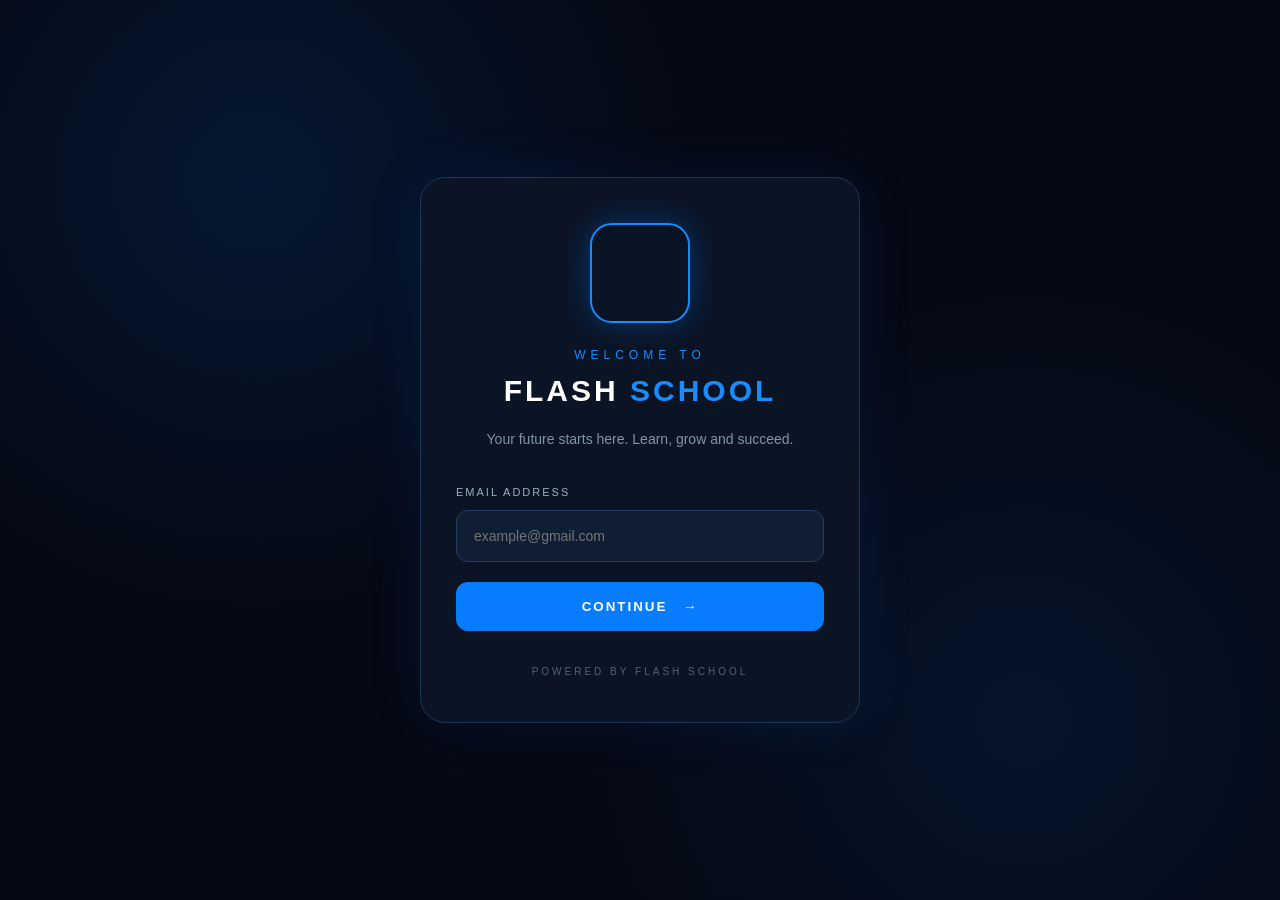
<file: index.html>
<!DOCTYPE html>
<html lang="uz">
<head>
    <meta charset="UTF-8">
    <meta name="viewport" content="width=device-width, initial-scale=1.0">
    <title>FLASH SCHOOL | Login</title>
    <link rel="stylesheet" href="index.css">
</head>
<body>

    <div class="loader">
        <div class="logo">FS</div>
        <h1>FLASH <span>SCHOOL</span></h1>
        <div class="loading-bar"><div></div></div>
        <p>PLATFORM IS LOADING...</p>
    </div>

    <main class="login">
        <div class="login-card">
            <div class="logo"></div>
            <p class="welcome">WELCOME TO</p>
            <h1>FLASH <span>SCHOOL</span></h1>
            <p class="description">
                Your future starts here. Learn, grow and succeed.
            </p>

            <form action="home.html" method="get">
                <label for="email">EMAIL ADDRESS</label>
                <input type="email" id="email" name="email"
                       placeholder="example@gmail.com" required>

                <button type="submit">CONTINUE <span>→</span></button>
            </form>

            <p class="footer">POWERED BY FLASH SCHOOL</p>
        </div>
    </main>

</body>
</html>
</file>
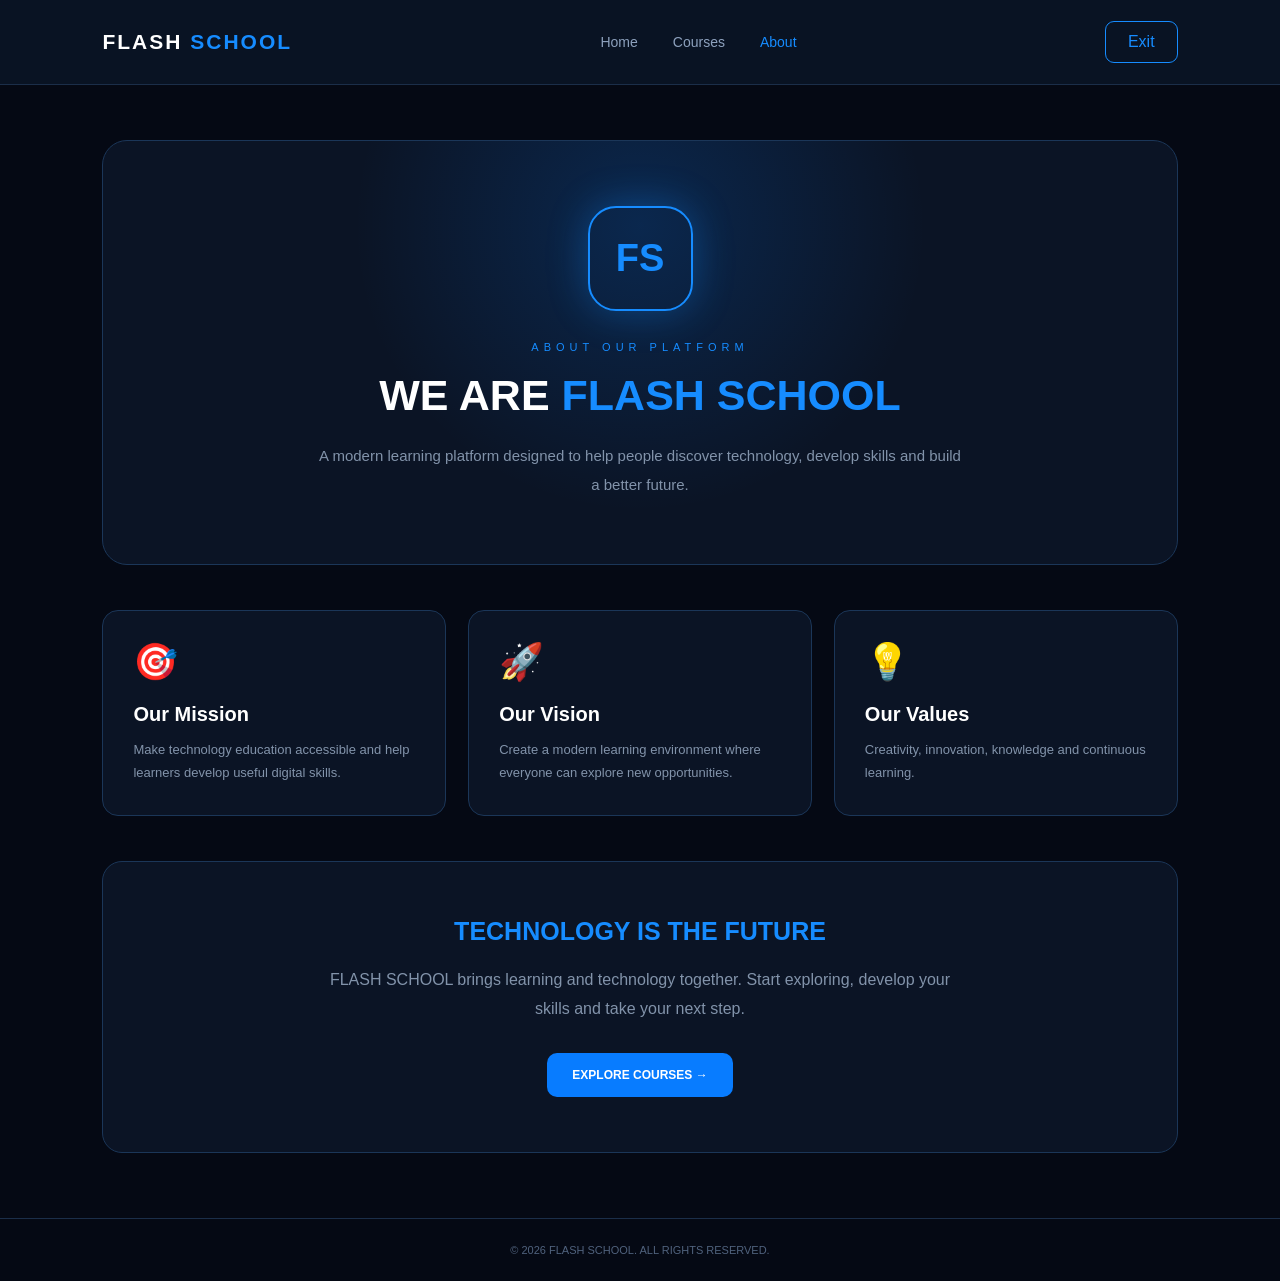
<file: about.html>
<!DOCTYPE html>
<html lang="uz">
<head>
    <meta charset="UTF-8">
    <meta name="viewport" content="width=device-width, initial-scale=1.0">
    <title>FLASH SCHOOL | About</title>
    <link rel="stylesheet" href="about.css">
</head>
<body>

<header class="navbar">
    <a href="home.html" class="brand">FLASH <span>SCHOOL</span></a>

    <nav>
        <a href="home.html">Home</a>
        <a href="courses.html">Courses</a>
        <a class="active" href="about.html">About</a>
    </nav>

    <a href="index.html" class="logout">Exit</a>
</header>

<main class="container">

    <section class="about-hero">
        <div class="logo-big">FS</div>
        <p class="tag">ABOUT OUR PLATFORM</p>
        <h1>WE ARE <span>FLASH SCHOOL</span></h1>
        <p>
            A modern learning platform designed to help people
            discover technology, develop skills and build a better future.
        </p>
    </section>

    <section class="mission">
        <div class="mission-card">
            <span>🎯</span>
            <h2>Our Mission</h2>
            <p>
                Make technology education accessible and help learners
                develop useful digital skills.
            </p>
        </div>

        <div class="mission-card">
            <span>🚀</span>
            <h2>Our Vision</h2>
            <p>
                Create a modern learning environment where everyone
                can explore new opportunities.
            </p>
        </div>

        <div class="mission-card">
            <span>💡</span>
            <h2>Our Values</h2>
            <p>
                Creativity, innovation, knowledge and continuous learning.
            </p>
        </div>
    </section>

    <section class="technology">
        <h2>TECHNOLOGY IS THE FUTURE</h2>
        <p>
            FLASH SCHOOL brings learning and technology together.
            Start exploring, develop your skills and take your next step.
        </p>
        <a href="courses.html">EXPLORE COURSES →</a>
    </section>

</main>

<footer>© 2026 FLASH SCHOOL. ALL RIGHTS RESERVED.</footer>

</body>
</html>
</file>
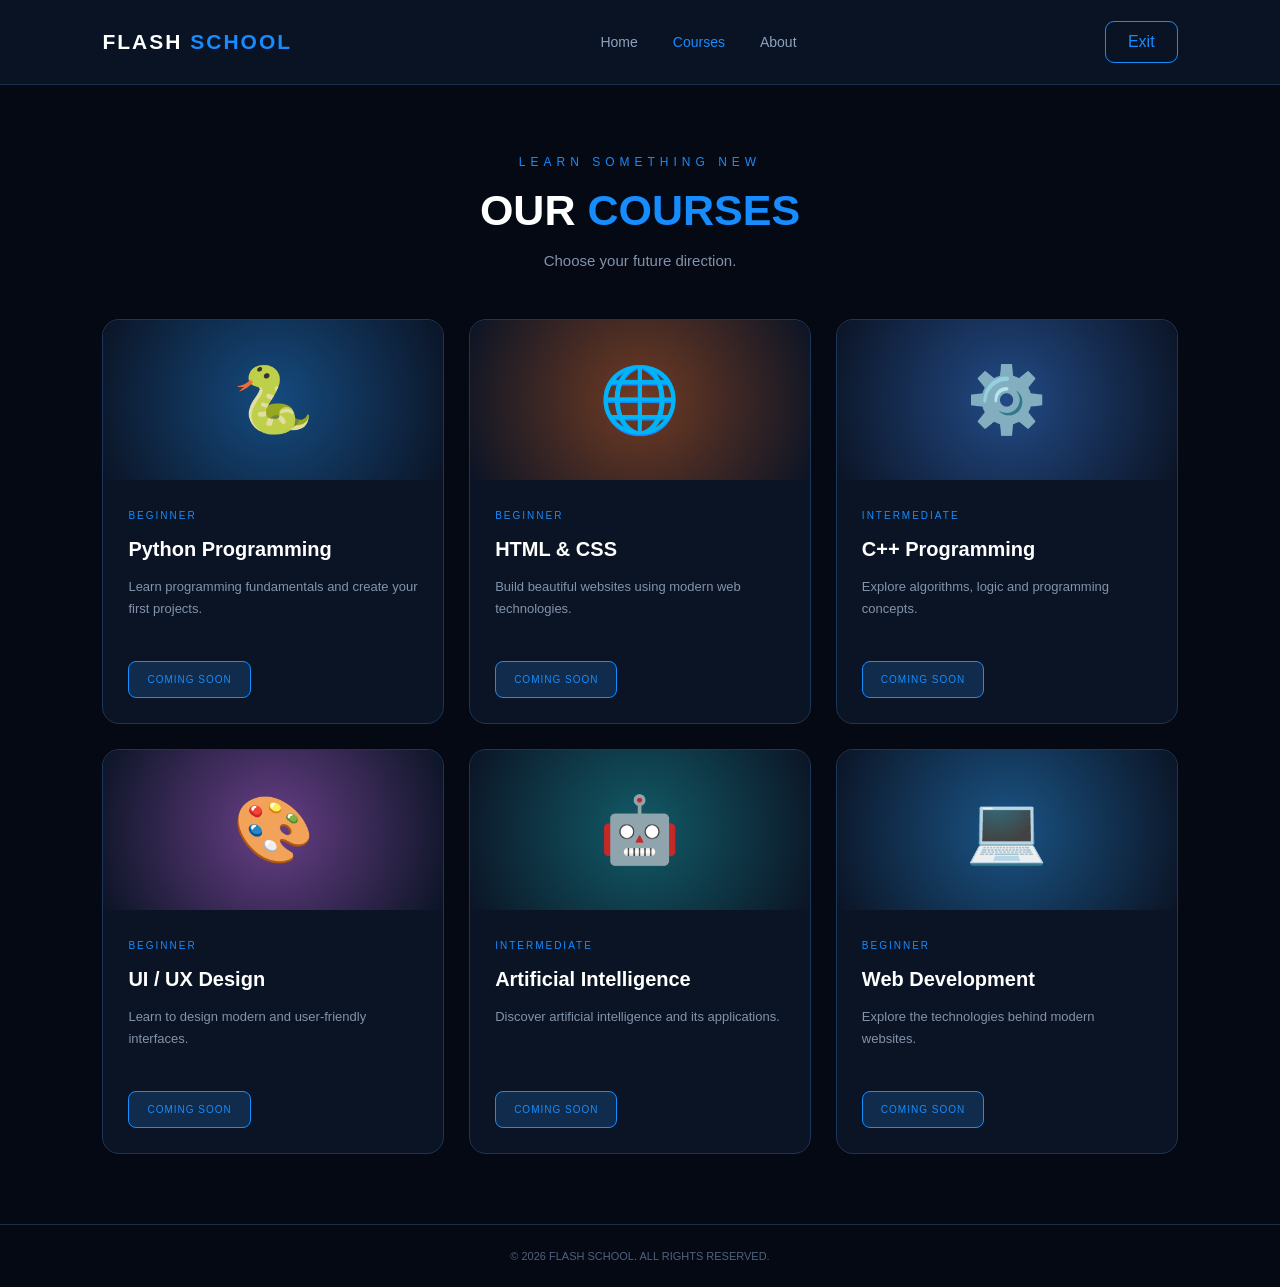
<file: courses.html>
<!DOCTYPE html>
<html lang="uz">
<head>
    <meta charset="UTF-8">
    <meta name="viewport" content="width=device-width, initial-scale=1.0">
    <title>FLASH SCHOOL | Courses</title>
    <link rel="stylesheet" href="courses.css">
</head>
<body>

<header class="navbar">
    <a href="home.html" class="brand">FLASH <span>SCHOOL</span></a>
    <nav>
        <a href="home.html">Home</a>
        <a class="active" href="courses.html">Courses</a>
        <a href="about.html">About</a>
    </nav>
    <a href="index.html" class="logout">Exit</a>
</header>

<main class="container">

    <section class="heading">
        <p>LEARN SOMETHING NEW</p>
        <h1>OUR <span>COURSES</span></h1>
        <h3>Choose your future direction.</h3>
    </section>

    <section class="course-grid">

        <article class="course-card">
            <div class="course-image python">🐍</div>
            <div class="course-info">
                <span class="level">BEGINNER</span>
                <h2>Python Programming</h2>
                <p>Learn programming fundamentals and create your first projects.</p>
                <a href="#" class="course-btn">COMING SOON</a>
            </div>
        </article>

        <article class="course-card">
            <div class="course-image html">🌐</div>
            <div class="course-info">
                <span class="level">BEGINNER</span>
                <h2>HTML & CSS</h2>
                <p>Build beautiful websites using modern web technologies.</p>
                <a href="#" class="course-btn">COMING SOON</a>
            </div>
        </article>

        <article class="course-card">
            <div class="course-image cpp">⚙️</div>
            <div class="course-info">
                <span class="level">INTERMEDIATE</span>
                <h2>C++ Programming</h2>
                <p>Explore algorithms, logic and programming concepts.</p>
                <a href="#" class="course-btn">COMING SOON</a>
            </div>
        </article>

        <article class="course-card">
            <div class="course-image design">🎨</div>
            <div class="course-info">
                <span class="level">BEGINNER</span>
                <h2>UI / UX Design</h2>
                <p>Learn to design modern and user-friendly interfaces.</p>
                <a href="#" class="course-btn">COMING SOON</a>
            </div>
        </article>

        <article class="course-card">
            <div class="course-image ai">🤖</div>
            <div class="course-info">
                <span class="level">INTERMEDIATE</span>
                <h2>Artificial Intelligence</h2>
                <p>Discover artificial intelligence and its applications.</p>
                <a href="#" class="course-btn">COMING SOON</a>
            </div>
        </article>

        <article class="course-card">
            <div class="course-image web">💻</div>
            <div class="course-info">
                <span class="level">BEGINNER</span>
                <h2>Web Development</h2>
                <p>Explore the technologies behind modern websites.</p>
                <a href="#" class="course-btn">COMING SOON</a>
            </div>
        </article>

    </section>

</main>

<footer>© 2026 FLASH SCHOOL. ALL RIGHTS RESERVED.</footer>

</body>
</html>
</file>
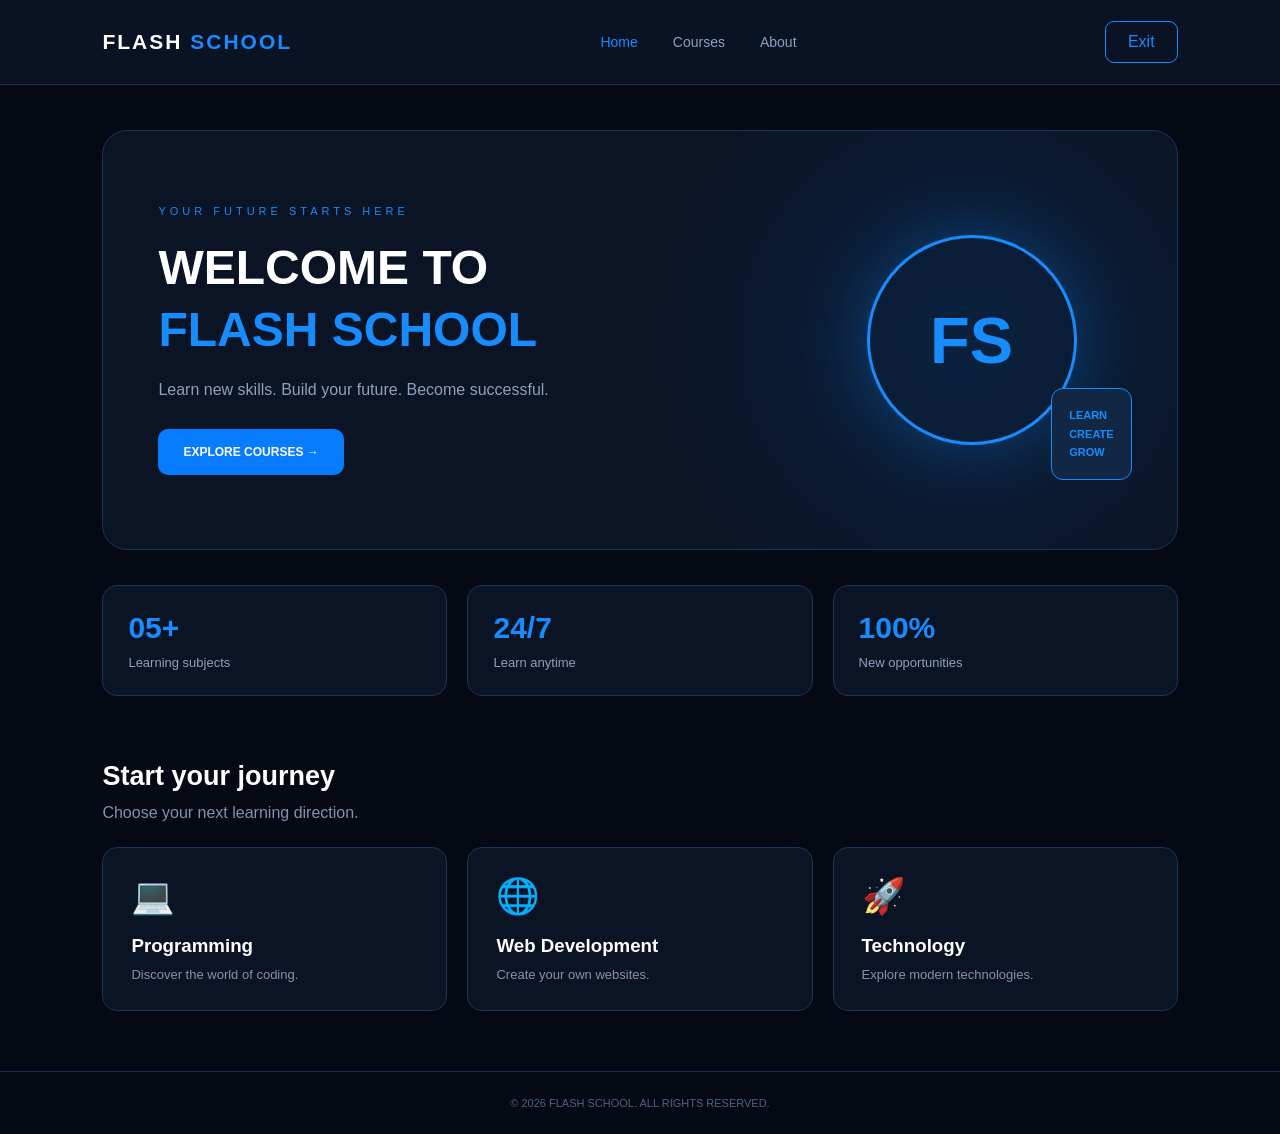
<file: home.html>
<!DOCTYPE html>
<html lang="uz">
<head>
    <meta charset="UTF-8">
    <meta name="viewport" content="width=device-width, initial-scale=1.0">
    <title>FLASH SCHOOL | Home</title>
    <link rel="stylesheet" href="home.css">
</head>
<body>

<header class="navbar">
    <a href="home.html" class="brand">FLASH <span>SCHOOL</span></a>

    <nav>
        <a class="active" href="home.html">Home</a>
        <a href="courses.html">Courses</a>
        <a href="about.html">About</a>
    </nav>

    <a href="index.html" class="logout">Exit</a>
</header>

<main class="container">

    <section class="hero">
        <div class="hero-text">
            <p class="tag">YOUR FUTURE STARTS HERE</p>
            <h1>WELCOME TO<br><span>FLASH SCHOOL</span></h1>
            <p>Learn new skills. Build your future. Become successful.</p>
            <a href="courses.html" class="main-btn">EXPLORE COURSES →</a>
        </div>

        <div class="hero-art">
            <div class="circle">FS</div>
            <div class="floating">LEARN<br>CREATE<br>GROW</div>
        </div>
    </section>

    <section class="stats">
        <div class="stat-card">
            <h2>05+</h2>
            <p>Learning subjects</p>
        </div>
        <div class="stat-card">
            <h2>24/7</h2>
            <p>Learn anytime</p>
        </div>
        <div class="stat-card">
            <h2>100%</h2>
            <p>New opportunities</p>
        </div>
    </section>

    <section class="featured">
        <h2>Start your journey</h2>
        <p>Choose your next learning direction.</p>

        <div class="cards">
            <a href="courses.html" class="card">
                <span>💻</span>
                <h3>Programming</h3>
                <p>Discover the world of coding.</p>
            </a>

            <a href="courses.html" class="card">
                <span>🌐</span>
                <h3>Web Development</h3>
                <p>Create your own websites.</p>
            </a>

            <a href="courses.html" class="card">
                <span>🚀</span>
                <h3>Technology</h3>
                <p>Explore modern technologies.</p>
            </a>
        </div>
    </section>

</main>

<footer>© 2026 FLASH SCHOOL. ALL RIGHTS RESERVED.</footer>

</body>
</html>
</file>
<file: index.css>
* {
    margin: 0;
    padding: 0;
    box-sizing: border-box;
}

body {
    font-family: Arial, sans-serif;
    background: #050914;
    color: white;
    min-height: 100vh;
    overflow: hidden;
}

.logo {
    width: 75px;
    height: 75px;
    border: 2px solid #168cff;
    border-radius: 22px;
    display: flex;
    align-items: center;
    justify-content: center;
    font-size: 27px;
    font-weight: bold;
    color: #168cff;
    box-shadow: 0 0 30px #087bff55;
    margin: 0 auto 25px;
}

h1 {
    font-size: 30px;
    letter-spacing: 3px;
}

h1 span {
    color: #168cff;
}

.loader {
    position: fixed;
    inset: 0;
    z-index: 10;
    background: #050914;
    display: flex;
    flex-direction: column;
    align-items: center;
    justify-content: center;
    animation: hide 0.7s ease 3.5s forwards;
}

.loading-bar {
    width: 220px;
    height: 5px;
    background: #18253b;
    border-radius: 20px;
    margin-top: 35px;
    overflow: hidden;
}

.loading-bar div {
    width: 0;
    height: 100%;
    background: #168cff;
    box-shadow: 0 0 15px #168cff;
    animation: loading 3.5s forwards;
}

.loader p {
    color: #7d91ad;
    margin-top: 15px;
    font-size: 11px;
    letter-spacing: 3px;
}

.login {
    min-height: 100vh;
    display: flex;
    align-items: center;
    justify-content: center;
    padding: 20px;
    background:
    radial-gradient(circle at 20% 20%, #07346a55, transparent 35%),
    radial-gradient(circle at 80% 80%, #082b5555, transparent 35%),
    #050914;
    opacity: 0;
    visibility: hidden;
    animation: show 0.8s ease 3.5s forwards;
}

.login-card {
    width: 100%;
    max-width: 440px;
    padding: 45px 35px;
    text-align: center;
    background: #0b1425;
    border: 1px solid #1b3658;
    border-radius: 25px;
    box-shadow: 0 0 60px #006eff18;
}

.welcome {
    color: #168cff;
    font-size: 12px;
    letter-spacing: 5px;
    margin-bottom: 12px;
}

.description {
    color: #8293aa;
    font-size: 14px;
    line-height: 1.7;
    margin: 20px 0 35px;
}

label {
    display: block;
    text-align: left;
    color: #9aacc5;
    font-size: 11px;
    letter-spacing: 2px;
    margin-bottom: 12px;
}

input {
    width: 100%;
    padding: 17px;
    background: #101e33;
    border: 1px solid #263d5e;
    border-radius: 12px;
    outline: none;
    color: white;
    font-size: 14px;
}

input:focus {
    border-color: #168cff;
    box-shadow: 0 0 15px #168cff33;
}

button {
    width: 100%;
    padding: 17px;
    margin-top: 20px;
    background: #087cff;
    border: none;
    border-radius: 12px;
    color: white;
    font-weight: bold;
    cursor: pointer;
    letter-spacing: 2px;
    transition: 0.3s;
}

button:hover {
    background: #2994ff;
    box-shadow: 0 0 25px #168cff77;
    transform: translateY(-3px);
}

button span {
    margin-left: 10px;
}

.footer {
    margin-top: 35px;
    color: #50627d;
    font-size: 10px;
    letter-spacing: 3px;
}

@keyframes loading {
    to { width: 100%; }
}

@keyframes hide {
    to {
        opacity: 0;
        visibility: hidden;
    }
}

@keyframes show {
    to {
        opacity: 1;
        visibility: visible;
    }
}

@media(max-width: 480px) {
    .login-card {
        padding: 35px 22px;
    }
}
.logo {
    width: 100px;
    height: 100px;
    object-fit: contain;
}
</file>
<file: about.css>
* {
    margin: 0;
    padding: 0;
    box-sizing: border-box;
}

body {
    background: #050914;
    color: white;
    font-family: Arial, sans-serif;
}

a {
    color: inherit;
    text-decoration: none;
}

.navbar {
    min-height: 85px;
    padding: 0 8%;
    display: flex;
    align-items: center;
    justify-content: space-between;
    background: #091323;
    border-bottom: 1px solid #1b2e49;
}

.brand {
    font-size: 21px;
    font-weight: bold;
    letter-spacing: 2px;
}

.brand span {
    color: #168cff;
}

nav {
    display: flex;
    gap: 35px;
}

nav a {
    color: #8da1bd;
    font-size: 14px;
    transition: 0.3s;
}

nav a:hover, nav .active {
    color: #168cff;
}

.logout {
    border: 1px solid #168cff;
    padding: 11px 22px;
    border-radius: 9px;
    color: #168cff;
}

.container {
    width: 84%;
    max-width: 1150px;
    margin: auto;
}

.about-hero {
    margin-top: 55px;
    padding: 65px 30px;
    text-align: center;
    border: 1px solid #1b3658;
    border-radius: 25px;
    background:
    radial-gradient(circle at 50% 20%, #087cff30, transparent 45%),
    #0b1425;
}

.logo-big {
    width: 105px;
    height: 105px;
    margin: 0 auto 30px;
    display: grid;
    place-items: center;
    border: 2px solid #168cff;
    border-radius: 28px;
    font-size: 38px;
    font-weight: bold;
    color: #168cff;
    box-shadow: 0 0 40px #168cff55;
    animation: float 3s infinite ease-in-out;
}

.tag {
    color: #168cff;
    font-size: 11px;
    letter-spacing: 5px;
    margin-bottom: 18px;
}

.about-hero h1 {
    font-size: clamp(25px, 4vw, 43px);
    margin-bottom: 22px;
}

.about-hero h1 span {
    color: #168cff;
}

.about-hero > p:last-child {
    max-width: 650px;
    margin: auto;
    color: #8293aa;
    line-height: 1.9;
    font-size: 15px;
}

.mission {
    display: grid;
    grid-template-columns: repeat(3, 1fr);
    gap: 22px;
    margin: 45px 0;
}

.mission-card {
    background: #0b1425;
    padding: 30px;
    border: 1px solid #1b3658;
    border-radius: 16px;
    transition: 0.3s;
}

.mission-card:hover {
    transform: translateY(-6px);
    border-color: #168cff;
}

.mission-card span {
    font-size: 36px;
}

.mission-card h2 {
    margin: 20px 0 12px;
    font-size: 20px;
}

.mission-card p {
    color: #8293aa;
    line-height: 1.8;
    font-size: 13px;
}

.technology {
    text-align: center;
    padding: 55px 30px;
    background: #0b1425;
    border: 1px solid #1b3658;
    border-radius: 20px;
    margin-bottom: 65px;
}

.technology h2 {
    color: #168cff;
    font-size: 25px;
}

.technology p {
    color: #8293aa;
    max-width: 650px;
    margin: 20px auto;
    line-height: 1.8;
}

.technology a {
    display: inline-block;
    background: #087cff;
    padding: 15px 25px;
    border-radius: 10px;
    margin-top: 10px;
    font-size: 12px;
    font-weight: bold;
    transition: 0.3s;
}

.technology a:hover {
    background: #2994ff;
    box-shadow: 0 0 25px #168cff66;
}

footer {
    text-align: center;
    color: #50627d;
    padding: 25px;
    border-top: 1px solid #1b2e49;
    font-size: 11px;
}

@keyframes float {
    50% { transform: translateY(-10px); }
}

@media(max-width: 750px) {
    .navbar {
        padding: 20px 5%;
        flex-wrap: wrap;
        gap: 20px;
    }

    nav {
        gap: 15px;
    }

    .container {
        width: 92%;
    }

    .mission {
        grid-template-columns: 1fr;
    }
}
</file>
<file: courses.css>
* {
    margin: 0;
    padding: 0;
    box-sizing: border-box;
}

body {
    background: #050914;
    color: white;
    font-family: Arial, sans-serif;
}

a {
    color: inherit;
    text-decoration: none;
}

.navbar {
    min-height: 85px;
    padding: 0 8%;
    display: flex;
    justify-content: space-between;
    align-items: center;
    background: #091323;
    border-bottom: 1px solid #1b2e49;
}

.brand {
    font-size: 21px;
    font-weight: bold;
    letter-spacing: 2px;
}

.brand span {
    color: #168cff;
}

nav {
    display: flex;
    gap: 35px;
}

nav a {
    color: #8da1bd;
    font-size: 14px;
    transition: 0.3s;
}

nav a:hover, nav .active {
    color: #168cff;
}

.logout {
    border: 1px solid #168cff;
    padding: 11px 22px;
    border-radius: 9px;
    color: #168cff;
}

.container {
    width: 84%;
    max-width: 1250px;
    margin: auto;
}

.heading {
    text-align: center;
    padding: 70px 10px 50px;
}

.heading > p {
    color: #168cff;
    font-size: 12px;
    letter-spacing: 5px;
}

.heading h1 {
    font-size: 43px;
    margin: 17px 0;
}

.heading h1 span {
    color: #168cff;
}

.heading h3 {
    color: #8293aa;
    font-size: 15px;
    font-weight: normal;
}

.course-grid {
    display: grid;
    grid-template-columns: repeat(3, 1fr);
    gap: 25px;
    padding-bottom: 70px;
}

.course-card {
    background: #0b1425;
    border: 1px solid #1b3658;
    border-radius: 17px;
    overflow: hidden;
    transition: 0.3s;
}

.course-card:hover {
    transform: translateY(-7px);
    border-color: #168cff;
    box-shadow: 0 10px 35px #087cff18;
}

.course-image {
    height: 160px;
    display: grid;
    place-items: center;
    font-size: 65px;
    background: radial-gradient(circle, #154b80, #0b1425);
}

.html {
    background: radial-gradient(circle, #713b23, #0b1425);
}

.cpp {
    background: radial-gradient(circle, #224a85, #0b1425);
}

.design {
    background: radial-gradient(circle, #683f87, #0b1425);
}

.ai {
    background: radial-gradient(circle, #125b67, #0b1425);
}

.web {
    background: radial-gradient(circle, #1a5485, #0b1425);
}

.course-info {
    padding: 25px;
}

.level {
    color: #168cff;
    font-size: 10px;
    letter-spacing: 2px;
}

.course-info h2 {
    margin: 15px 0;
    font-size: 20px;
}

.course-info p {
    color: #8293aa;
    line-height: 1.7;
    font-size: 13px;
    min-height: 65px;
}

.course-btn {
    display: inline-block;
    margin-top: 20px;
    padding: 12px 18px;
    background: #102b4b;
    border: 1px solid #168cff;
    border-radius: 8px;
    color: #168cff;
    font-size: 10px;
    letter-spacing: 1px;
}

footer {
    text-align: center;
    color: #50627d;
    padding: 25px;
    border-top: 1px solid #1b2e49;
    font-size: 11px;
}

@media(max-width: 850px) {
    .course-grid {
        grid-template-columns: repeat(2, 1fr);
    }
}

@media(max-width: 550px) {
    .navbar {
        padding: 20px 5%;
        flex-wrap: wrap;
        gap: 20px;
    }

    nav {
        gap: 15px;
    }

    .container {
        width: 92%;
    }

    .course-grid {
        grid-template-columns: 1fr;
    }

    .heading h1 {
        font-size: 32px;
    }
}
</file>
<file: home.css>
* {
    margin: 0;
    padding: 0;
    box-sizing: border-box;
}

body {
    background: #050914;
    color: white;
    font-family: Arial, sans-serif;
}

a {
    text-decoration: none;
    color: inherit;
}

.navbar {
    height: 85px;
    padding: 0 8%;
    display: flex;
    align-items: center;
    justify-content: space-between;
    background: #091323;
    border-bottom: 1px solid #1b2e49;
}

.brand {
    font-size: 21px;
    font-weight: bold;
    letter-spacing: 2px;
}

.brand span {
    color: #168cff;
}

nav {
    display: flex;
    gap: 35px;
}

nav a {
    color: #8da1bd;
    font-size: 14px;
    transition: 0.3s;
}

nav a:hover, nav .active {
    color: #168cff;
}

.logout {
    border: 1px solid #168cff;
    padding: 11px 22px;
    border-radius: 9px;
    color: #168cff;
}

.container {
    width: 84%;
    max-width: 1250px;
    margin: auto;
}

.hero {
    min-height: 420px;
    margin-top: 45px;
    padding: 55px;
    border-radius: 25px;
    border: 1px solid #1b3658;
    background:
    radial-gradient(circle at 80% 50%, #0756a533, transparent 35%),
    #0b1425;
    display: flex;
    align-items: center;
    justify-content: space-between;
    overflow: hidden;
}

.tag {
    color: #168cff;
    letter-spacing: 4px;
    font-size: 11px;
    margin-bottom: 20px;
}

.hero h1 {
    font-size: clamp(28px, 4vw, 48px);
    line-height: 1.3;
}

.hero h1 span {
    color: #168cff;
}

.hero-text > p:not(.tag) {
    color: #8da1bd;
    margin: 20px 0 30px;
}

.main-btn {
    display: inline-block;
    background: #087cff;
    padding: 16px 25px;
    border-radius: 10px;
    font-size: 12px;
    font-weight: bold;
    transition: 0.3s;
}

.main-btn:hover {
    background: #2994ff;
    box-shadow: 0 0 25px #168cff66;
}

.hero-art {
    width: 300px;
    height: 300px;
    position: relative;
    display: flex;
    align-items: center;
    justify-content: center;
}

.circle {
    width: 210px;
    height: 210px;
    border: 3px solid #168cff;
    border-radius: 50%;
    display: grid;
    place-items: center;
    font-size: 65px;
    font-weight: bold;
    color: #168cff;
    box-shadow: 0 0 70px #168cff55;
    animation: float 3s infinite ease-in-out;
}

.floating {
    position: absolute;
    right: -10px;
    bottom: 10px;
    padding: 17px;
    background: #112743;
    border: 1px solid #168cff;
    border-radius: 12px;
    color: #168cff;
    line-height: 1.7;
    font-size: 11px;
    font-weight: bold;
}

.stats {
    display: grid;
    grid-template-columns: repeat(3, 1fr);
    gap: 20px;
    margin: 35px 0 65px;
}

.stat-card {
    background: #0b1425;
    padding: 25px;
    border: 1px solid #1b3658;
    border-radius: 15px;
}

.stat-card h2 {
    color: #168cff;
    font-size: 30px;
}

.stat-card p {
    color: #8da1bd;
    margin-top: 10px;
    font-size: 13px;
}

.featured h2 {
    font-size: 27px;
}

.featured > p {
    color: #8293aa;
    margin: 12px 0 25px;
}

.cards {
    display: grid;
    grid-template-columns: repeat(3, 1fr);
    gap: 20px;
    margin-bottom: 60px;
}

.card {
    padding: 28px;
    background: #0b1425;
    border: 1px solid #1b3658;
    border-radius: 15px;
    transition: 0.3s;
}

.card:hover {
    border-color: #168cff;
    transform: translateY(-6px);
}

.card span {
    font-size: 35px;
}

.card h3 {
    margin: 18px 0 10px;
}

.card p {
    color: #8293aa;
    font-size: 13px;
}

footer {
    text-align: center;
    color: #50627d;
    padding: 25px;
    border-top: 1px solid #1b2e49;
    font-size: 11px;
}

@keyframes float {
    50% { transform: translateY(-12px); }
}

@media(max-width: 750px) {
    .navbar {
        padding: 15px 5%;
        height: auto;
        flex-wrap: wrap;
        gap: 20px;
    }

    nav {
        gap: 15px;
    }

    .container {
        width: 92%;
    }

    .hero {
        padding: 30px;
    }

    .hero-art {
        display: none;
    }

    .stats, .cards {
        grid-template-columns: 1fr;
    }
}
</file>
